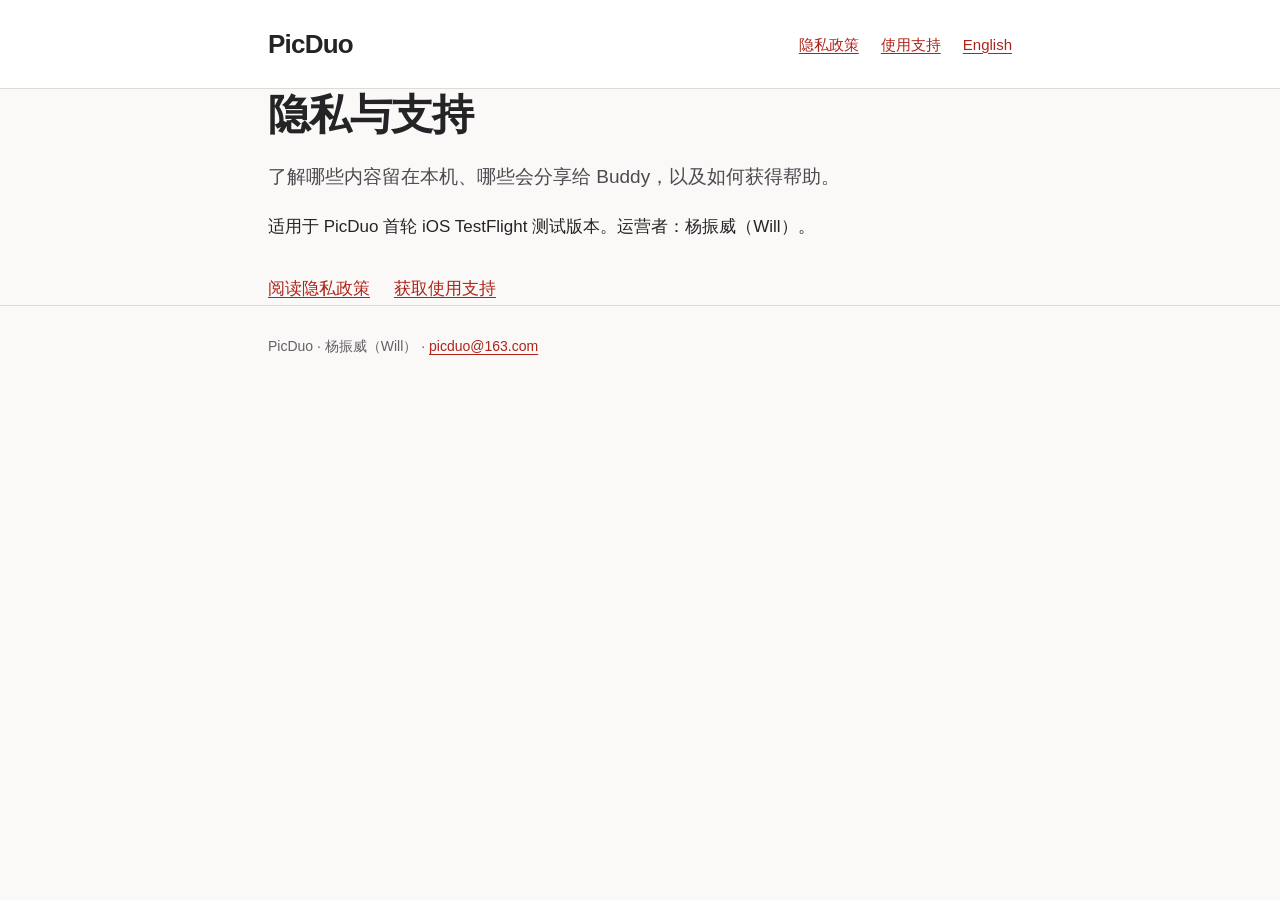
<file: index.html>
<!doctype html><html lang="zh-Hans"><head><meta charset="utf-8"><meta name="viewport" content="width=device-width,initial-scale=1"><meta name="description" content="PicDuo 隐私政策与使用支持。联系邮箱 picduo@163.com。"><title>隐私与支持 · PicDuo</title><link rel="stylesheet" href="style.css"></head><body><a class="skip" href="#main">跳转到正文</a><header><div class="wrap"><a class="brand" href="./">PicDuo</a><nav aria-label="页面导航"><a href="privacy/">隐私政策</a><a href="support/">使用支持</a><a href="en/" lang="en">English</a></nav></div></header><main id="main" class="wrap"><h1>隐私与支持</h1><p class="intro">了解哪些内容留在本机、哪些会分享给 Buddy，以及如何获得帮助。</p><p>适用于 PicDuo 首轮 iOS TestFlight 测试版本。运营者：杨振威（Will）。</p><div class="links"><a href="privacy/">阅读隐私政策</a><a href="support/">获取使用支持</a></div></main><footer><div class="wrap"><p>PicDuo · 杨振威（Will） · <a href="mailto:picduo@163.com">picduo@163.com</a></p></div></footer></body></html>
</file>
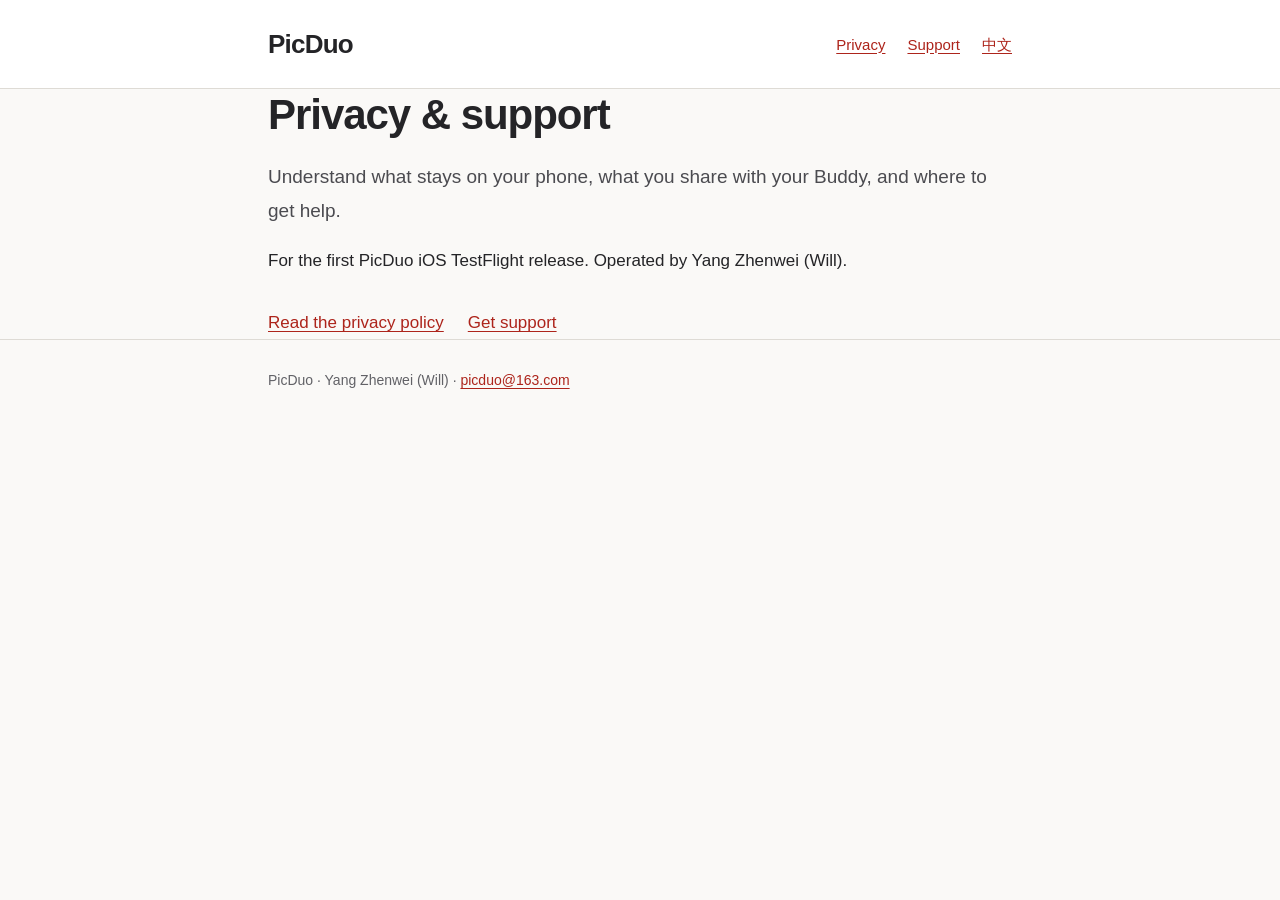
<file: en/index.html>
<!doctype html><html lang="en"><head><meta charset="utf-8"><meta name="viewport" content="width=device-width,initial-scale=1"><meta name="description" content="PicDuo privacy policy and support. Contact picduo@163.com."><title>Privacy & support · PicDuo</title><link rel="stylesheet" href="../style.css"></head><body><a class="skip" href="#main">Skip to content</a><header><div class="wrap"><a class="brand" href="./">PicDuo</a><nav aria-label="Main navigation"><a href="privacy/">Privacy</a><a href="support/">Support</a><a href="../" lang="zh-Hans">中文</a></nav></div></header><main id="main" class="wrap"><h1>Privacy & support</h1><p class="intro">Understand what stays on your phone, what you share with your Buddy, and where to get help.</p><p>For the first PicDuo iOS TestFlight release. Operated by Yang Zhenwei (Will).</p><div class="links"><a href="privacy/">Read the privacy policy</a><a href="support/">Get support</a></div></main><footer><div class="wrap"><p>PicDuo · Yang Zhenwei (Will) · <a href="mailto:picduo@163.com">picduo@163.com</a></p></div></footer></body></html>
</file>
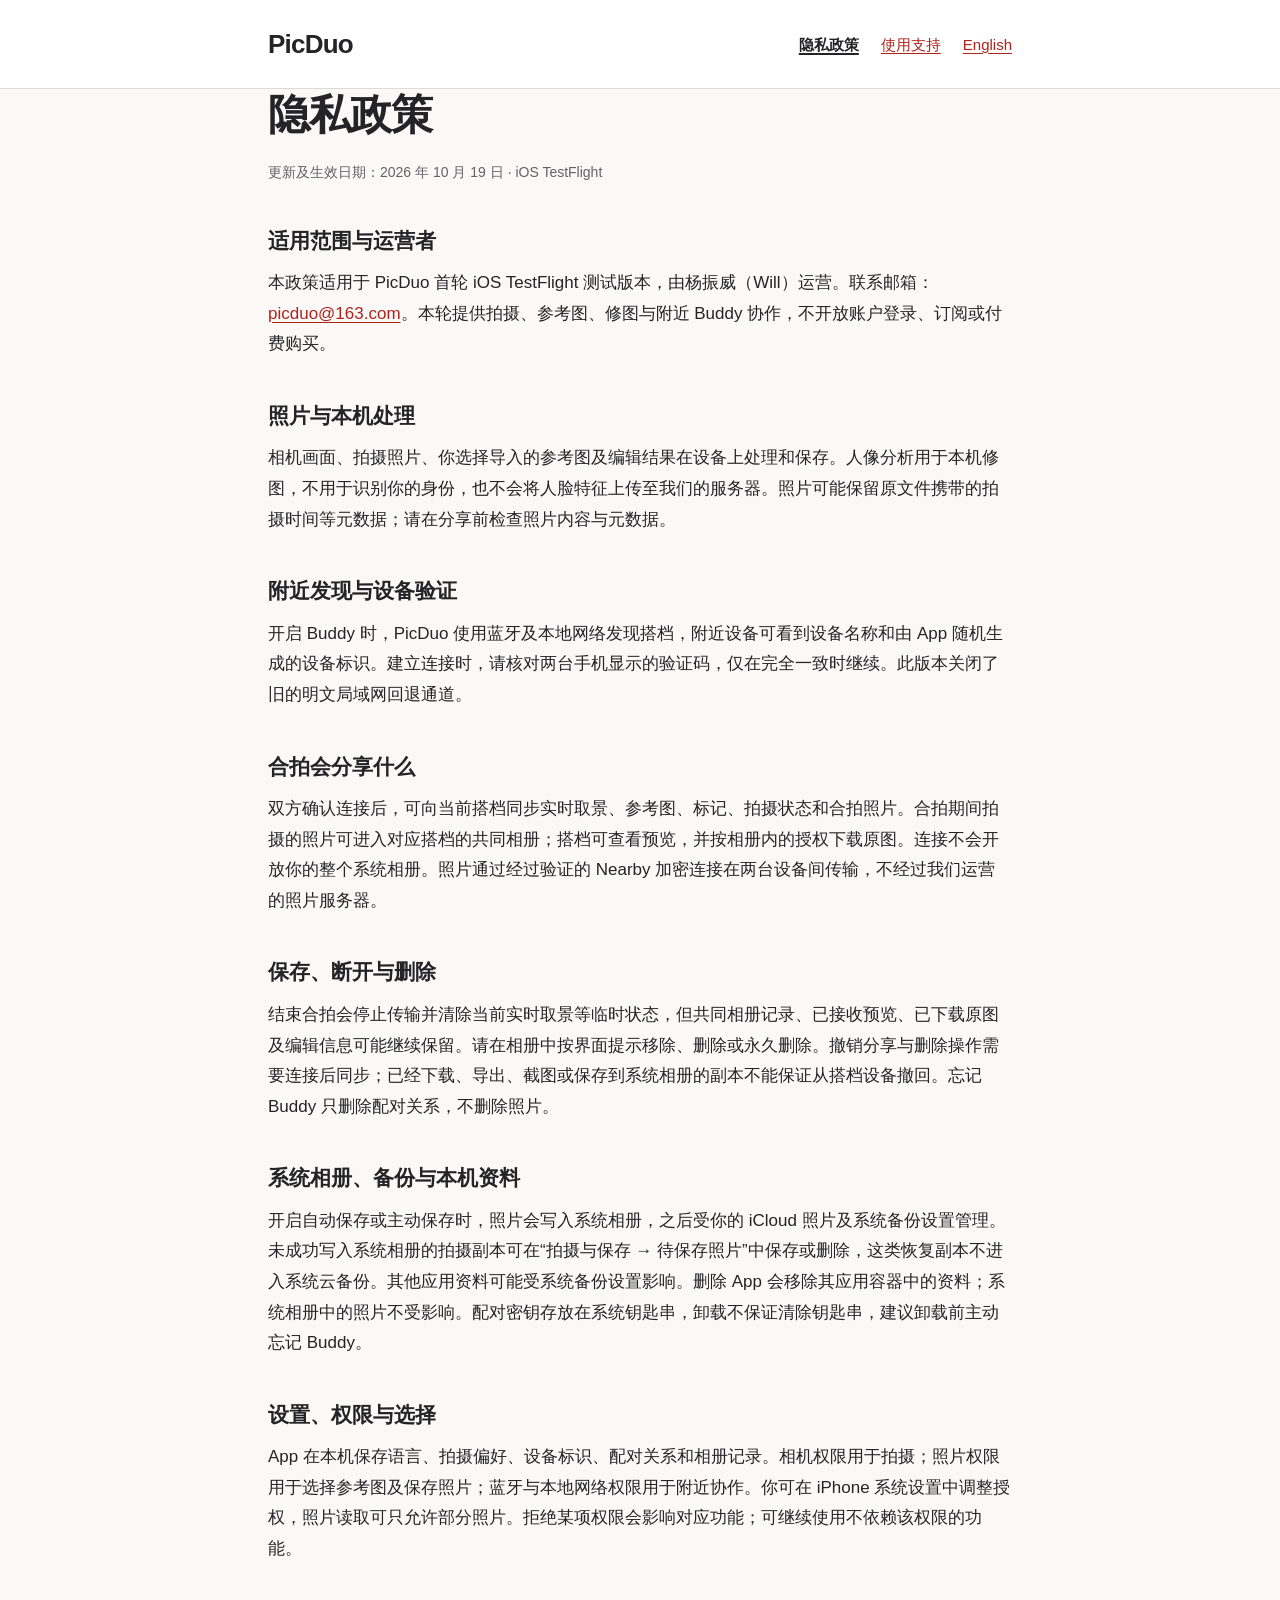
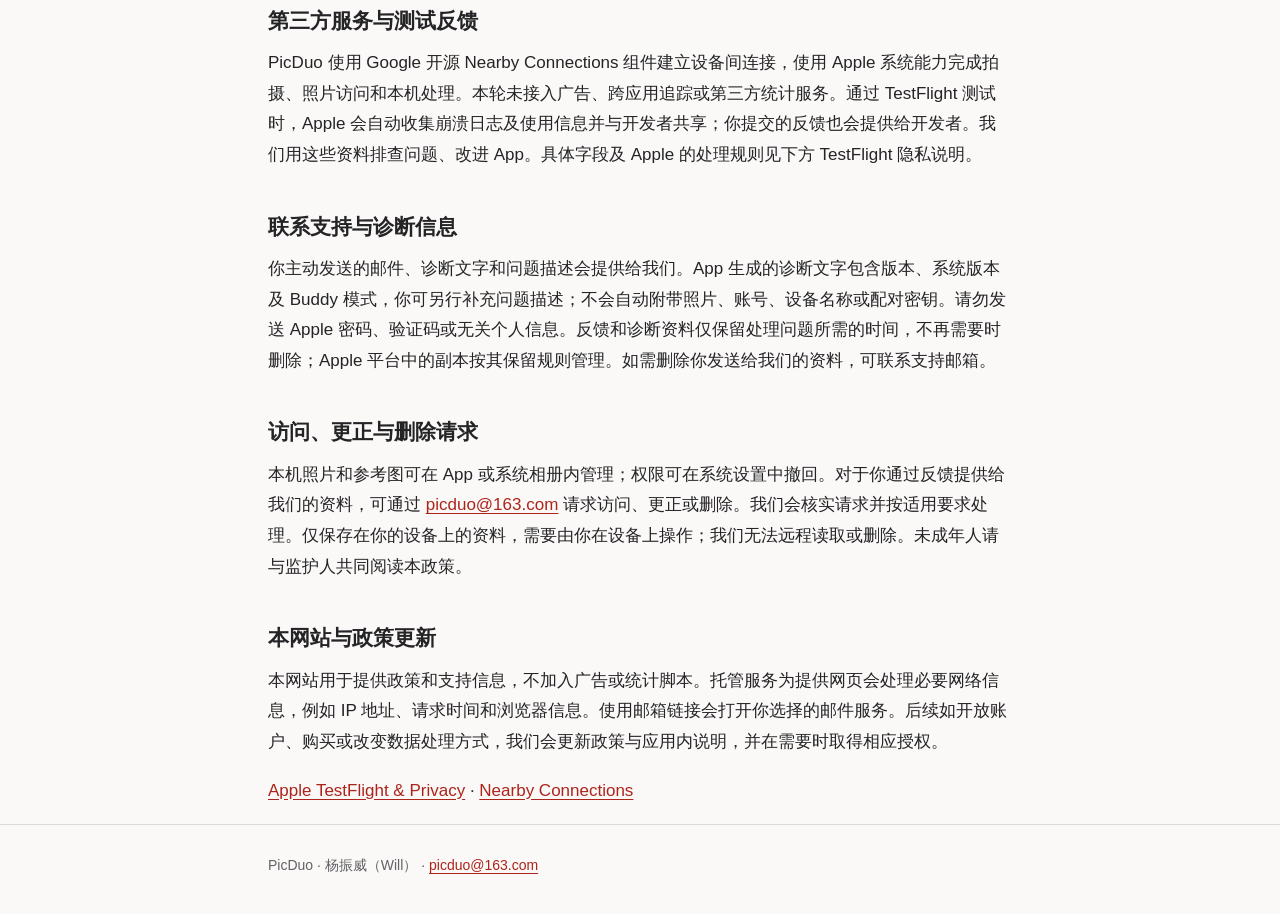
<file: privacy/index.html>
<!doctype html><html lang="zh-Hans"><head><meta charset="utf-8"><meta name="viewport" content="width=device-width,initial-scale=1"><meta name="description" content="PicDuo 隐私政策与使用支持。联系邮箱 picduo@163.com。"><title>隐私政策 · PicDuo</title><link rel="stylesheet" href="../style.css"></head><body><a class="skip" href="#main">跳转到正文</a><header><div class="wrap"><a class="brand" href="../">PicDuo</a><nav aria-label="页面导航"><a href="./" aria-current="page">隐私政策</a><a href="../support/">使用支持</a><a href="../en/privacy/" lang="en">English</a></nav></div></header><main id="main" class="wrap"><h1>隐私政策</h1><p class="meta">更新及生效日期：2026 年 10 月 19 日 · iOS TestFlight</p><section><h2>适用范围与运营者</h2><p>本政策适用于 PicDuo 首轮 iOS TestFlight 测试版本，由杨振威（Will）运营。联系邮箱：<a href="mailto:picduo@163.com">picduo@163.com</a>。本轮提供拍摄、参考图、修图与附近 Buddy 协作，不开放账户登录、订阅或付费购买。</p></section><section><h2>照片与本机处理</h2><p>相机画面、拍摄照片、你选择导入的参考图及编辑结果在设备上处理和保存。人像分析用于本机修图，不用于识别你的身份，也不会将人脸特征上传至我们的服务器。照片可能保留原文件携带的拍摄时间等元数据；请在分享前检查照片内容与元数据。</p></section><section><h2>附近发现与设备验证</h2><p>开启 Buddy 时，PicDuo 使用蓝牙及本地网络发现搭档，附近设备可看到设备名称和由 App 随机生成的设备标识。建立连接时，请核对两台手机显示的验证码，仅在完全一致时继续。此版本关闭了旧的明文局域网回退通道。</p></section><section><h2>合拍会分享什么</h2><p>双方确认连接后，可向当前搭档同步实时取景、参考图、标记、拍摄状态和合拍照片。合拍期间拍摄的照片可进入对应搭档的共同相册；搭档可查看预览，并按相册内的授权下载原图。连接不会开放你的整个系统相册。照片通过经过验证的 Nearby 加密连接在两台设备间传输，不经过我们运营的照片服务器。</p></section><section><h2>保存、断开与删除</h2><p>结束合拍会停止传输并清除当前实时取景等临时状态，但共同相册记录、已接收预览、已下载原图及编辑信息可能继续保留。请在相册中按界面提示移除、删除或永久删除。撤销分享与删除操作需要连接后同步；已经下载、导出、截图或保存到系统相册的副本不能保证从搭档设备撤回。忘记 Buddy 只删除配对关系，不删除照片。</p></section><section><h2>系统相册、备份与本机资料</h2><p>开启自动保存或主动保存时，照片会写入系统相册，之后受你的 iCloud 照片及系统备份设置管理。未成功写入系统相册的拍摄副本可在“拍摄与保存 → 待保存照片”中保存或删除，这类恢复副本不进入系统云备份。其他应用资料可能受系统备份设置影响。删除 App 会移除其应用容器中的资料；系统相册中的照片不受影响。配对密钥存放在系统钥匙串，卸载不保证清除钥匙串，建议卸载前主动忘记 Buddy。</p></section><section><h2>设置、权限与选择</h2><p>App 在本机保存语言、拍摄偏好、设备标识、配对关系和相册记录。相机权限用于拍摄；照片权限用于选择参考图及保存照片；蓝牙与本地网络权限用于附近协作。你可在 iPhone 系统设置中调整授权，照片读取可只允许部分照片。拒绝某项权限会影响对应功能；可继续使用不依赖该权限的功能。</p></section><section><h2>第三方服务与测试反馈</h2><p>PicDuo 使用 Google 开源 Nearby Connections 组件建立设备间连接，使用 Apple 系统能力完成拍摄、照片访问和本机处理。本轮未接入广告、跨应用追踪或第三方统计服务。通过 TestFlight 测试时，Apple 会自动收集崩溃日志及使用信息并与开发者共享；你提交的反馈也会提供给开发者。我们用这些资料排查问题、改进 App。具体字段及 Apple 的处理规则见下方 TestFlight 隐私说明。</p></section><section><h2>联系支持与诊断信息</h2><p>你主动发送的邮件、诊断文字和问题描述会提供给我们。App 生成的诊断文字包含版本、系统版本及 Buddy 模式，你可另行补充问题描述；不会自动附带照片、账号、设备名称或配对密钥。请勿发送 Apple 密码、验证码或无关个人信息。反馈和诊断资料仅保留处理问题所需的时间，不再需要时删除；Apple 平台中的副本按其保留规则管理。如需删除你发送给我们的资料，可联系支持邮箱。</p></section><section><h2>访问、更正与删除请求</h2><p>本机照片和参考图可在 App 或系统相册内管理；权限可在系统设置中撤回。对于你通过反馈提供给我们的资料，可通过 <a href="mailto:picduo@163.com">picduo@163.com</a> 请求访问、更正或删除。我们会核实请求并按适用要求处理。仅保存在你的设备上的资料，需要由你在设备上操作；我们无法远程读取或删除。未成年人请与监护人共同阅读本政策。</p></section><section><h2>本网站与政策更新</h2><p>本网站用于提供政策和支持信息，不加入广告或统计脚本。托管服务为提供网页会处理必要网络信息，例如 IP 地址、请求时间和浏览器信息。使用邮箱链接会打开你选择的邮件服务。后续如开放账户、购买或改变数据处理方式，我们会更新政策与应用内说明，并在需要时取得相应授权。</p></section><p><a href="https://www.apple.com/legal/privacy/data/en/test-flight/">Apple TestFlight &amp; Privacy</a> · <a href="https://github.com/google/nearby">Nearby Connections</a></p></main><footer><div class="wrap"><p>PicDuo · 杨振威（Will） · <a href="mailto:picduo@163.com">picduo@163.com</a></p></div></footer></body></html>
</file>
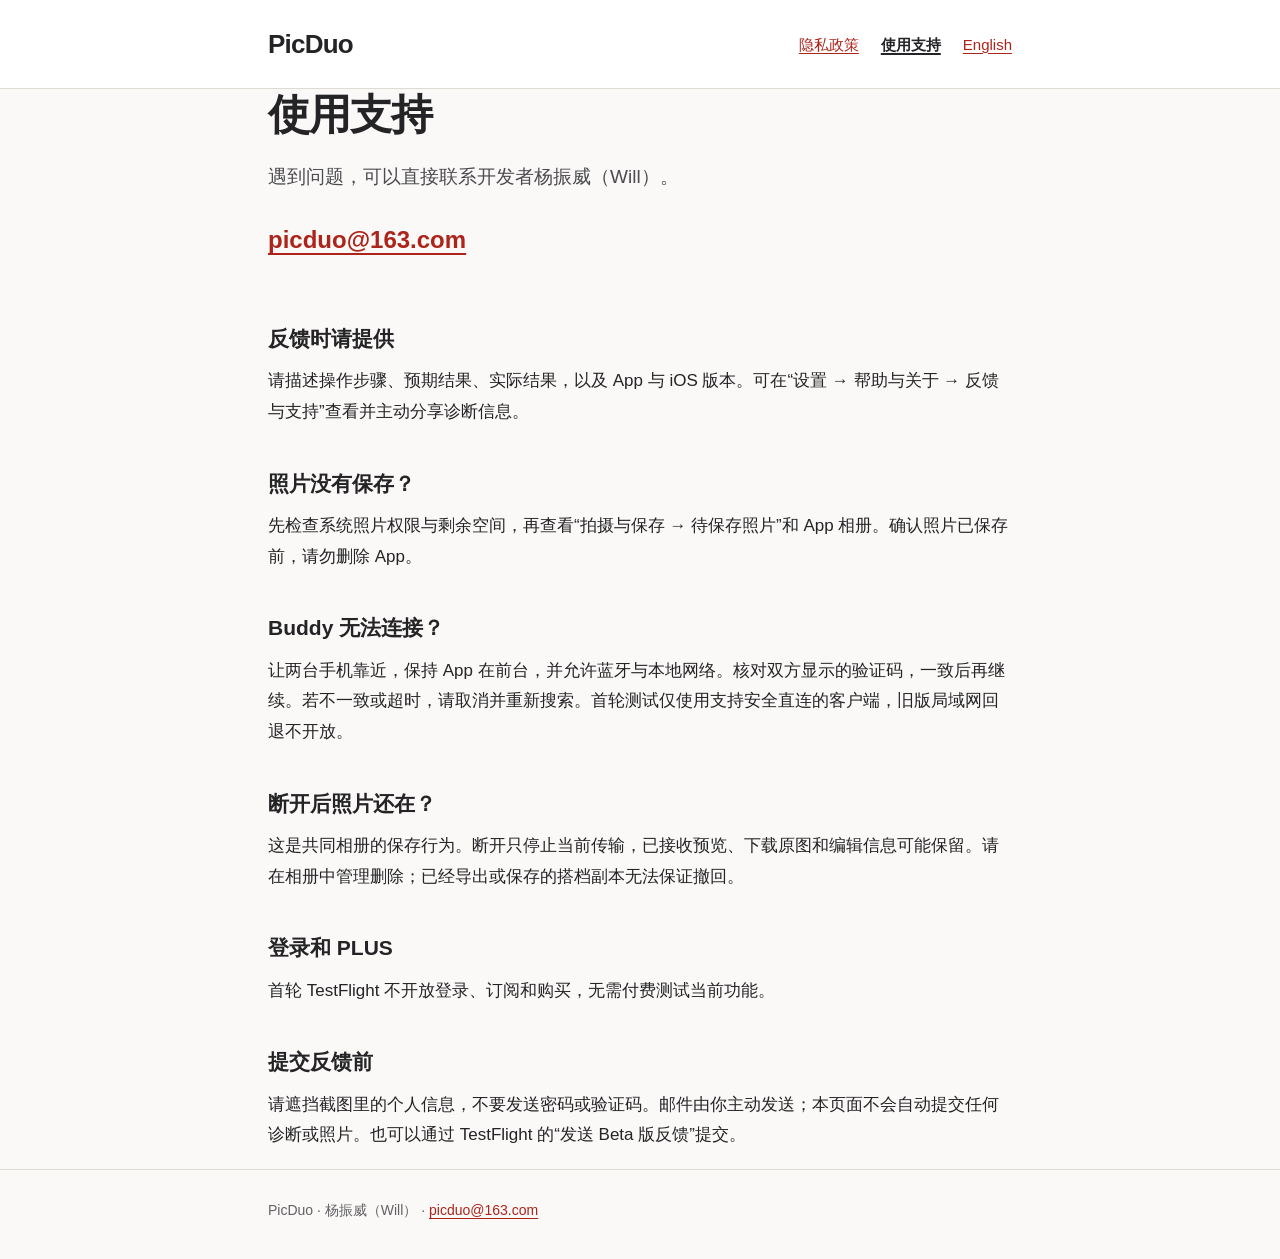
<file: support/index.html>
<!doctype html><html lang="zh-Hans"><head><meta charset="utf-8"><meta name="viewport" content="width=device-width,initial-scale=1"><meta name="description" content="PicDuo 隐私政策与使用支持。联系邮箱 picduo@163.com。"><title>使用支持 · PicDuo</title><link rel="stylesheet" href="../style.css"></head><body><a class="skip" href="#main">跳转到正文</a><header><div class="wrap"><a class="brand" href="../">PicDuo</a><nav aria-label="页面导航"><a href="../privacy/">隐私政策</a><a href="./" aria-current="page">使用支持</a><a href="../en/support/" lang="en">English</a></nav></div></header><main id="main" class="wrap"><h1>使用支持</h1><p class="intro">遇到问题，可以直接联系开发者杨振威（Will）。</p><a class="contact" href="mailto:picduo@163.com">picduo@163.com</a><section><h2>反馈时请提供</h2><p>请描述操作步骤、预期结果、实际结果，以及 App 与 iOS 版本。可在“设置 → 帮助与关于 → 反馈与支持”查看并主动分享诊断信息。</p></section><section><h2>照片没有保存？</h2><p>先检查系统照片权限与剩余空间，再查看“拍摄与保存 → 待保存照片”和 App 相册。确认照片已保存前，请勿删除 App。</p></section><section><h2>Buddy 无法连接？</h2><p>让两台手机靠近，保持 App 在前台，并允许蓝牙与本地网络。核对双方显示的验证码，一致后再继续。若不一致或超时，请取消并重新搜索。首轮测试仅使用支持安全直连的客户端，旧版局域网回退不开放。</p></section><section><h2>断开后照片还在？</h2><p>这是共同相册的保存行为。断开只停止当前传输，已接收预览、下载原图和编辑信息可能保留。请在相册中管理删除；已经导出或保存的搭档副本无法保证撤回。</p></section><section><h2>登录和 PLUS</h2><p>首轮 TestFlight 不开放登录、订阅和购买，无需付费测试当前功能。</p></section><section><h2>提交反馈前</h2><p>请遮挡截图里的个人信息，不要发送密码或验证码。邮件由你主动发送；本页面不会自动提交任何诊断或照片。也可以通过 TestFlight 的“发送 Beta 版反馈”提交。</p></section></main><footer><div class="wrap"><p>PicDuo · 杨振威（Will） · <a href="mailto:picduo@163.com">picduo@163.com</a></p></div></footer></body></html>
</file>
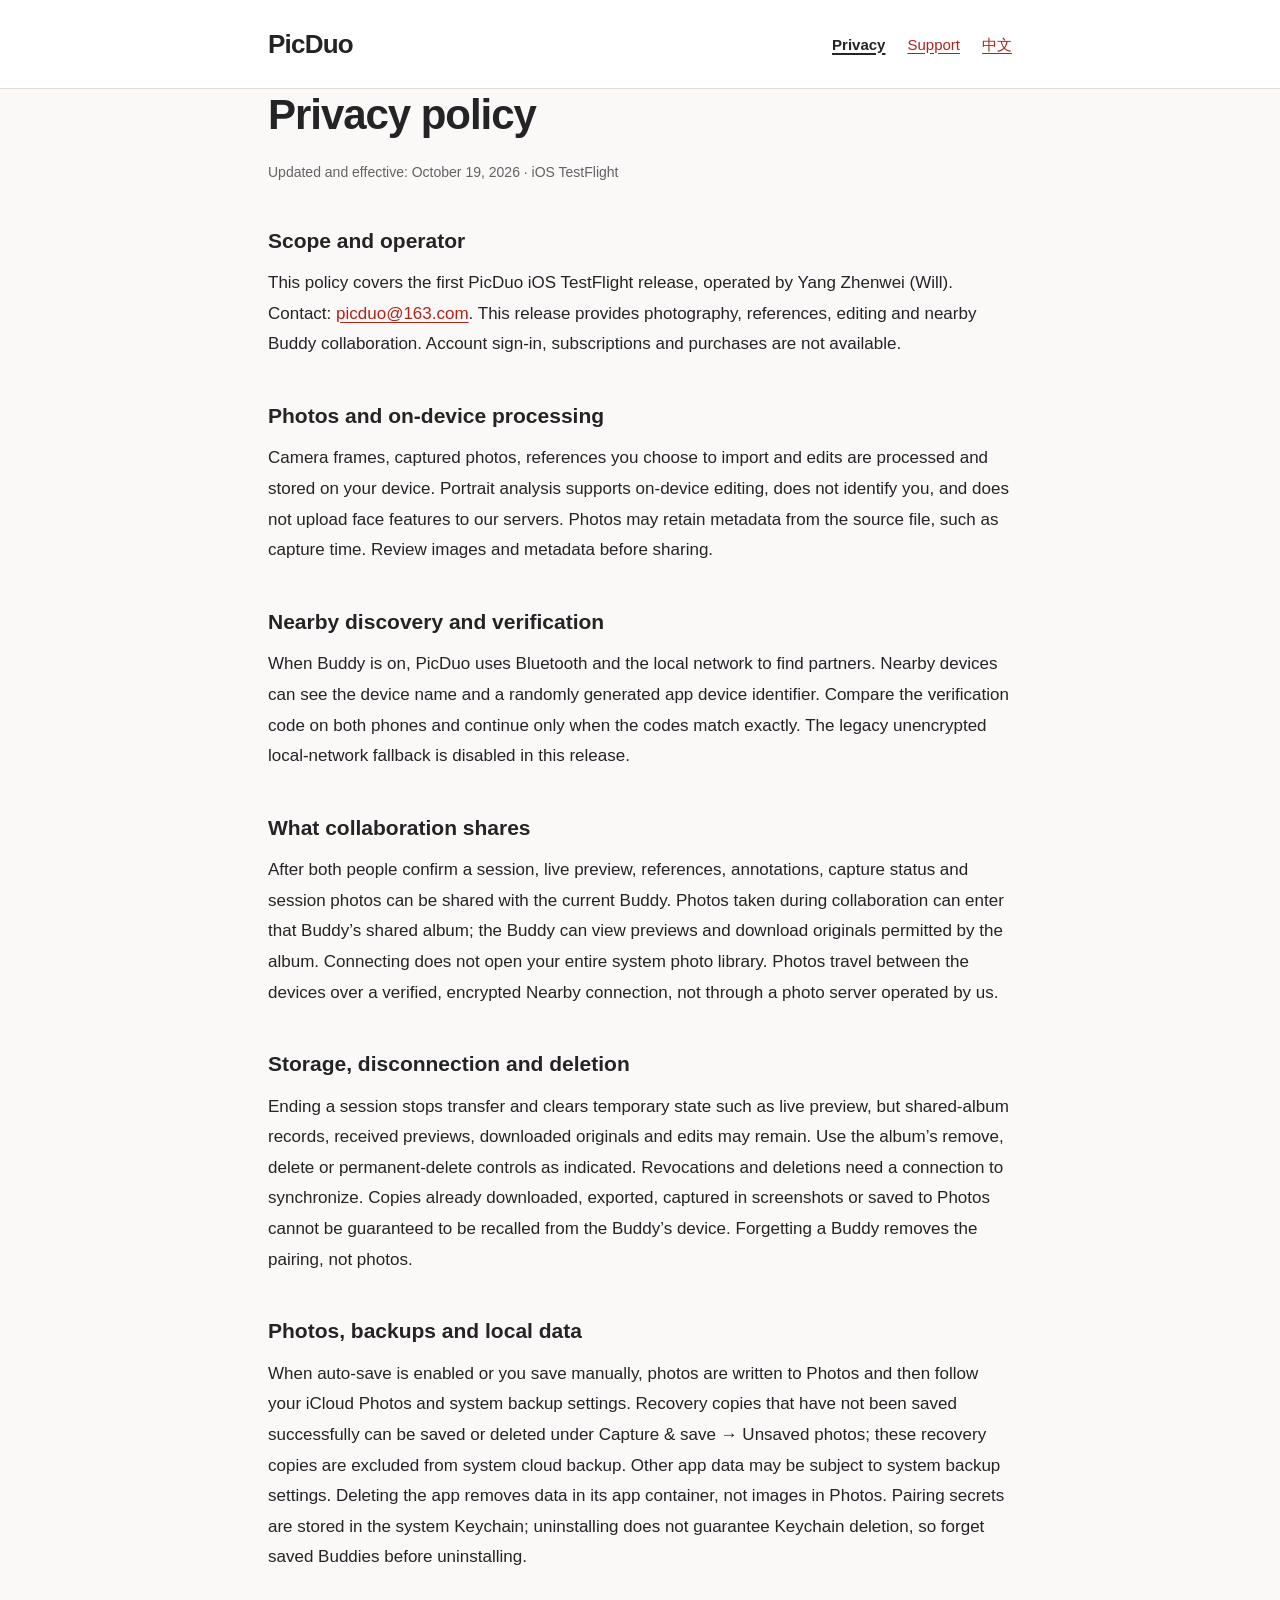
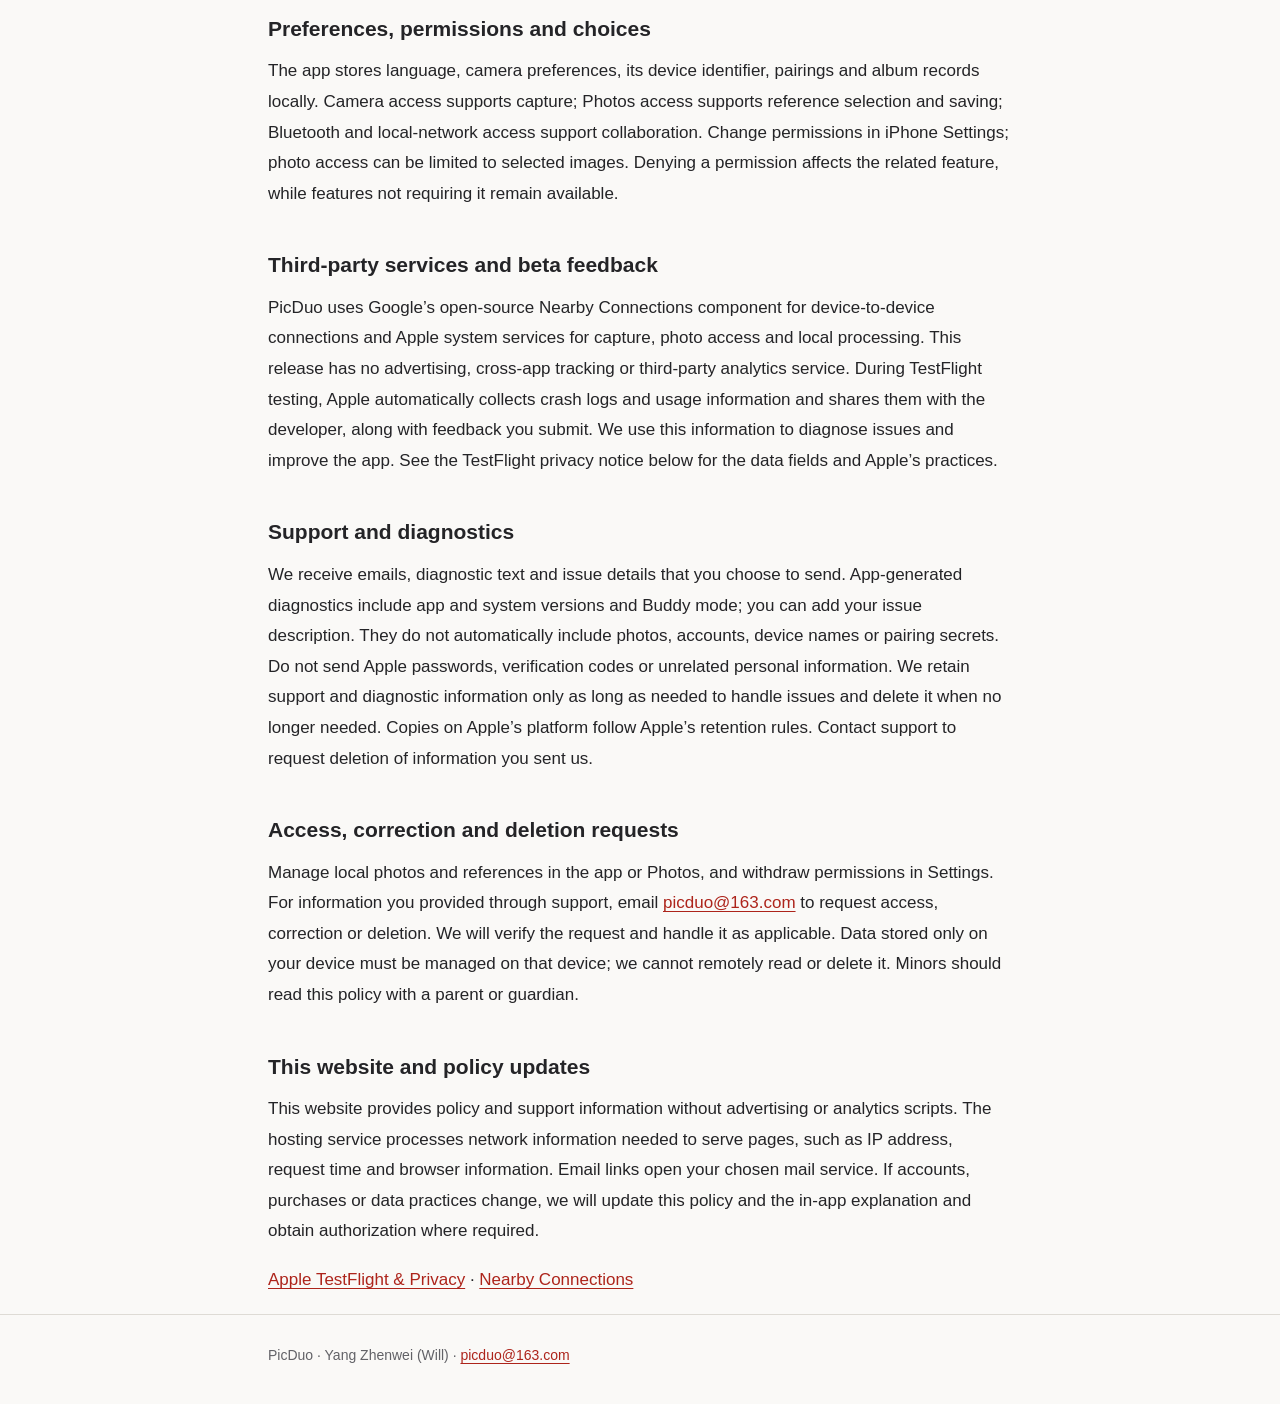
<file: en/privacy/index.html>
<!doctype html><html lang="en"><head><meta charset="utf-8"><meta name="viewport" content="width=device-width,initial-scale=1"><meta name="description" content="PicDuo privacy policy and support. Contact picduo@163.com."><title>Privacy policy · PicDuo</title><link rel="stylesheet" href="../../style.css"></head><body><a class="skip" href="#main">Skip to content</a><header><div class="wrap"><a class="brand" href="../">PicDuo</a><nav aria-label="Main navigation"><a href="./" aria-current="page">Privacy</a><a href="../support/">Support</a><a href="../../privacy/" lang="zh-Hans">中文</a></nav></div></header><main id="main" class="wrap"><h1>Privacy policy</h1><p class="meta">Updated and effective: October 19, 2026 · iOS TestFlight</p><section><h2>Scope and operator</h2><p>This policy covers the first PicDuo iOS TestFlight release, operated by Yang Zhenwei (Will). Contact: <a href="mailto:picduo@163.com">picduo@163.com</a>. This release provides photography, references, editing and nearby Buddy collaboration. Account sign-in, subscriptions and purchases are not available.</p></section><section><h2>Photos and on-device processing</h2><p>Camera frames, captured photos, references you choose to import and edits are processed and stored on your device. Portrait analysis supports on-device editing, does not identify you, and does not upload face features to our servers. Photos may retain metadata from the source file, such as capture time. Review images and metadata before sharing.</p></section><section><h2>Nearby discovery and verification</h2><p>When Buddy is on, PicDuo uses Bluetooth and the local network to find partners. Nearby devices can see the device name and a randomly generated app device identifier. Compare the verification code on both phones and continue only when the codes match exactly. The legacy unencrypted local-network fallback is disabled in this release.</p></section><section><h2>What collaboration shares</h2><p>After both people confirm a session, live preview, references, annotations, capture status and session photos can be shared with the current Buddy. Photos taken during collaboration can enter that Buddy’s shared album; the Buddy can view previews and download originals permitted by the album. Connecting does not open your entire system photo library. Photos travel between the devices over a verified, encrypted Nearby connection, not through a photo server operated by us.</p></section><section><h2>Storage, disconnection and deletion</h2><p>Ending a session stops transfer and clears temporary state such as live preview, but shared-album records, received previews, downloaded originals and edits may remain. Use the album’s remove, delete or permanent-delete controls as indicated. Revocations and deletions need a connection to synchronize. Copies already downloaded, exported, captured in screenshots or saved to Photos cannot be guaranteed to be recalled from the Buddy’s device. Forgetting a Buddy removes the pairing, not photos.</p></section><section><h2>Photos, backups and local data</h2><p>When auto-save is enabled or you save manually, photos are written to Photos and then follow your iCloud Photos and system backup settings. Recovery copies that have not been saved successfully can be saved or deleted under Capture &amp; save → Unsaved photos; these recovery copies are excluded from system cloud backup. Other app data may be subject to system backup settings. Deleting the app removes data in its app container, not images in Photos. Pairing secrets are stored in the system Keychain; uninstalling does not guarantee Keychain deletion, so forget saved Buddies before uninstalling.</p></section><section><h2>Preferences, permissions and choices</h2><p>The app stores language, camera preferences, its device identifier, pairings and album records locally. Camera access supports capture; Photos access supports reference selection and saving; Bluetooth and local-network access support collaboration. Change permissions in iPhone Settings; photo access can be limited to selected images. Denying a permission affects the related feature, while features not requiring it remain available.</p></section><section><h2>Third-party services and beta feedback</h2><p>PicDuo uses Google’s open-source Nearby Connections component for device-to-device connections and Apple system services for capture, photo access and local processing. This release has no advertising, cross-app tracking or third-party analytics service. During TestFlight testing, Apple automatically collects crash logs and usage information and shares them with the developer, along with feedback you submit. We use this information to diagnose issues and improve the app. See the TestFlight privacy notice below for the data fields and Apple’s practices.</p></section><section><h2>Support and diagnostics</h2><p>We receive emails, diagnostic text and issue details that you choose to send. App-generated diagnostics include app and system versions and Buddy mode; you can add your issue description. They do not automatically include photos, accounts, device names or pairing secrets. Do not send Apple passwords, verification codes or unrelated personal information. We retain support and diagnostic information only as long as needed to handle issues and delete it when no longer needed. Copies on Apple’s platform follow Apple’s retention rules. Contact support to request deletion of information you sent us.</p></section><section><h2>Access, correction and deletion requests</h2><p>Manage local photos and references in the app or Photos, and withdraw permissions in Settings. For information you provided through support, email <a href="mailto:picduo@163.com">picduo@163.com</a> to request access, correction or deletion. We will verify the request and handle it as applicable. Data stored only on your device must be managed on that device; we cannot remotely read or delete it. Minors should read this policy with a parent or guardian.</p></section><section><h2>This website and policy updates</h2><p>This website provides policy and support information without advertising or analytics scripts. The hosting service processes network information needed to serve pages, such as IP address, request time and browser information. Email links open your chosen mail service. If accounts, purchases or data practices change, we will update this policy and the in-app explanation and obtain authorization where required.</p></section><p><a href="https://www.apple.com/legal/privacy/data/en/test-flight/">Apple TestFlight &amp; Privacy</a> · <a href="https://github.com/google/nearby">Nearby Connections</a></p></main><footer><div class="wrap"><p>PicDuo · Yang Zhenwei (Will) · <a href="mailto:picduo@163.com">picduo@163.com</a></p></div></footer></body></html>
</file>
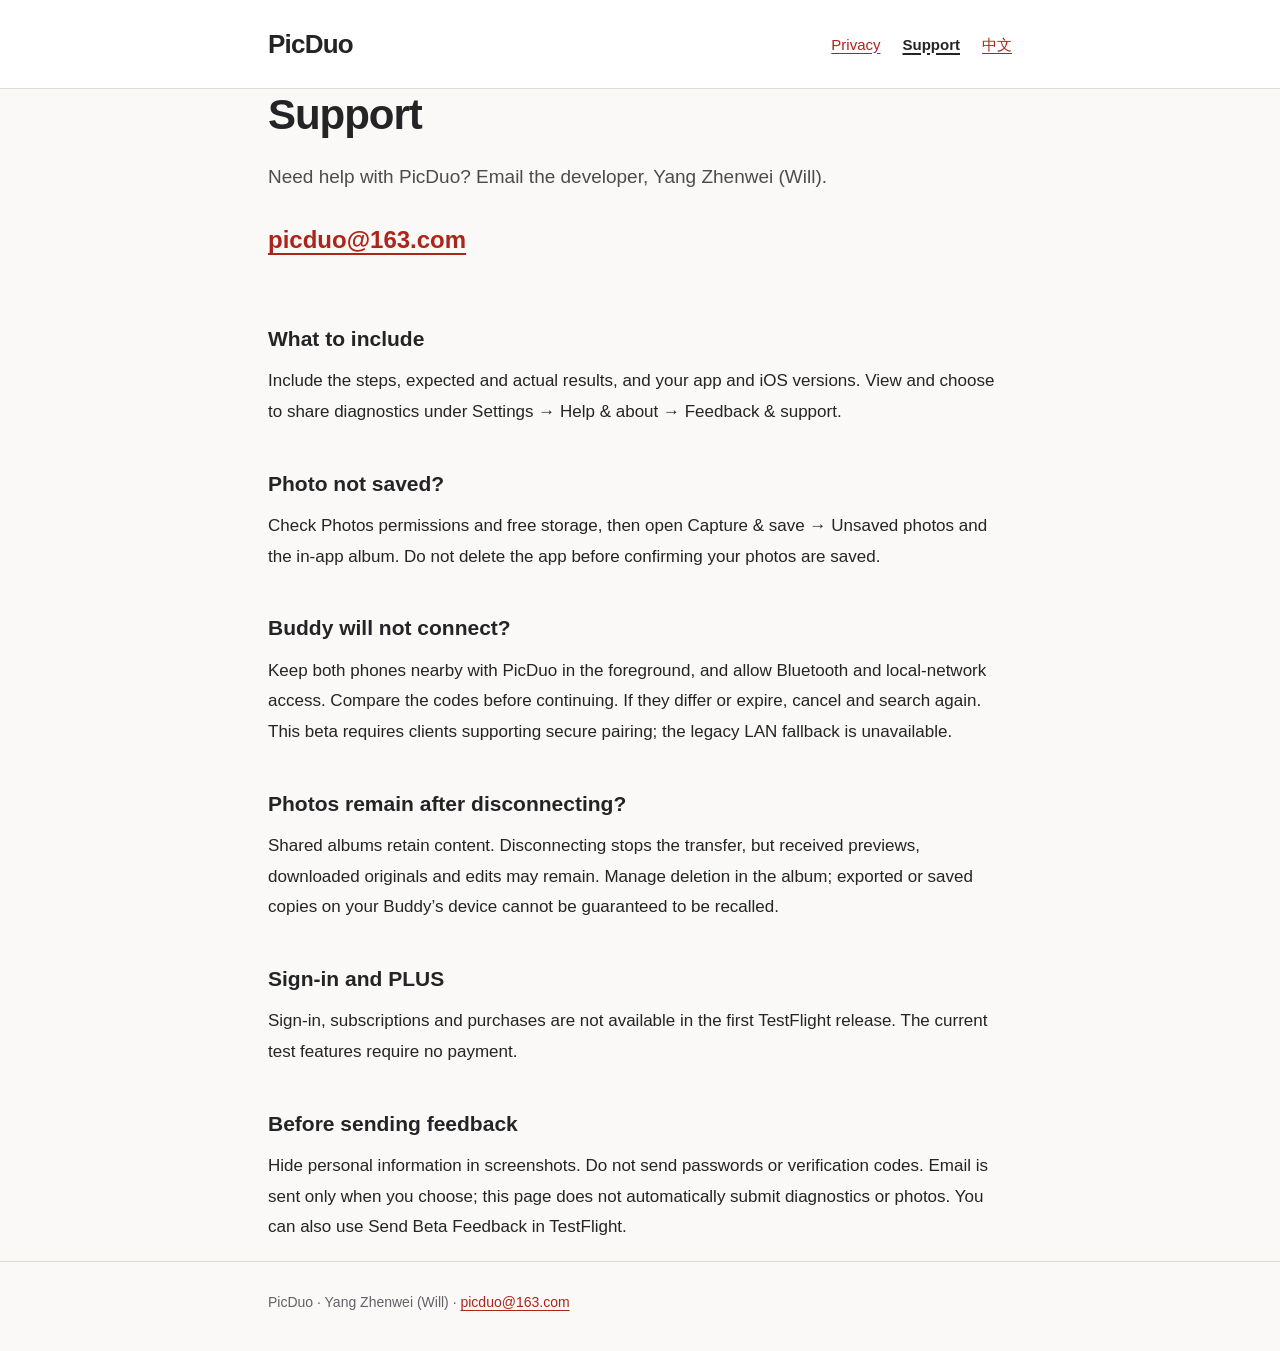
<file: en/support/index.html>
<!doctype html><html lang="en"><head><meta charset="utf-8"><meta name="viewport" content="width=device-width,initial-scale=1"><meta name="description" content="PicDuo privacy policy and support. Contact picduo@163.com."><title>Support · PicDuo</title><link rel="stylesheet" href="../../style.css"></head><body><a class="skip" href="#main">Skip to content</a><header><div class="wrap"><a class="brand" href="../">PicDuo</a><nav aria-label="Main navigation"><a href="../privacy/">Privacy</a><a href="./" aria-current="page">Support</a><a href="../../support/" lang="zh-Hans">中文</a></nav></div></header><main id="main" class="wrap"><h1>Support</h1><p class="intro">Need help with PicDuo? Email the developer, Yang Zhenwei (Will).</p><a class="contact" href="mailto:picduo@163.com">picduo@163.com</a><section><h2>What to include</h2><p>Include the steps, expected and actual results, and your app and iOS versions. View and choose to share diagnostics under Settings → Help &amp; about → Feedback &amp; support.</p></section><section><h2>Photo not saved?</h2><p>Check Photos permissions and free storage, then open Capture &amp; save → Unsaved photos and the in-app album. Do not delete the app before confirming your photos are saved.</p></section><section><h2>Buddy will not connect?</h2><p>Keep both phones nearby with PicDuo in the foreground, and allow Bluetooth and local-network access. Compare the codes before continuing. If they differ or expire, cancel and search again. This beta requires clients supporting secure pairing; the legacy LAN fallback is unavailable.</p></section><section><h2>Photos remain after disconnecting?</h2><p>Shared albums retain content. Disconnecting stops the transfer, but received previews, downloaded originals and edits may remain. Manage deletion in the album; exported or saved copies on your Buddy’s device cannot be guaranteed to be recalled.</p></section><section><h2>Sign-in and PLUS</h2><p>Sign-in, subscriptions and purchases are not available in the first TestFlight release. The current test features require no payment.</p></section><section><h2>Before sending feedback</h2><p>Hide personal information in screenshots. Do not send passwords or verification codes. Email is sent only when you choose; this page does not automatically submit diagnostics or photos. You can also use Send Beta Feedback in TestFlight.</p></section></main><footer><div class="wrap"><p>PicDuo · Yang Zhenwei (Will) · <a href="mailto:picduo@163.com">picduo@163.com</a></p></div></footer></body></html>
</file>
<file: style.css>
*{box-sizing:border-box}html{color-scheme:light;scroll-behavior:smooth}body{margin:0;background:#faf9f7;color:#242427;font:17px/1.8 -apple-system,BlinkMacSystemFont,"Segoe UI",sans-serif}a{color:#ad241b;text-underline-offset:.2em}a:hover{color:#7b160f}a:focus-visible{outline:3px solid #ad241b;outline-offset:5px;border-radius:2px}::selection{background:#f6d2bd;color:#242427}.wrap{max-width:800px;padding:0 28px;margin:auto}header{border-bottom:1px solid #dedbd5;background:#fff}header .wrap{display:flex;align-items:center;justify-content:space-between;gap:24px;min-height:88px}.brand{font-size:26px;letter-spacing:-.03em;font-weight:700;color:#242427;text-decoration:none}nav{display:flex;gap:22px;align-items:center;font-size:15px}nav a[aria-current=page]{color:#242427;font-weight:650;text-decoration-thickness:2px}main{padding-top:56px;padding-bottom:80px}h1{font-size:clamp(30px,5vw,42px);line-height:1.25;letter-spacing:-.025em;margin:0 0 18px}h2{font-size:21px;line-height:1.5;margin:40px 0 12px}p{margin:0 0 18px;overflow-wrap:anywhere}.intro{font-size:19px;color:#4b4b50;max-width:40em}.meta{font-size:14px;color:#626267;margin:0 0 36px}section{scroll-margin-top:24px}.contact{display:inline-block;font-size:24px;font-weight:650;margin:6px 0 22px}ul,ol{padding-left:1.4em}li{padding-bottom:8px}.links{display:flex;gap:24px;flex-wrap:wrap;margin-top:32px}footer{border-top:1px solid #dedbd5;color:#626267;font-size:14px;padding:28px 0 36px}footer p{margin:0}.skip{position:absolute;left:-9999px}.skip:focus{left:12px;top:12px;background:white;padding:8px;z-index:1}@media(max-width:540px){.wrap{padding:0 22px}header .wrap{align-items:flex-start;flex-direction:column;gap:8px;padding-top:16px;padding-bottom:18px;min-height:auto}nav{gap:20px;flex-wrap:wrap}main{padding-top:36px;padding-bottom:56px}h2{margin-top:32px}.contact{font-size:22px}}@media(prefers-reduced-motion:reduce){html{scroll-behavior:auto}}
</file>
